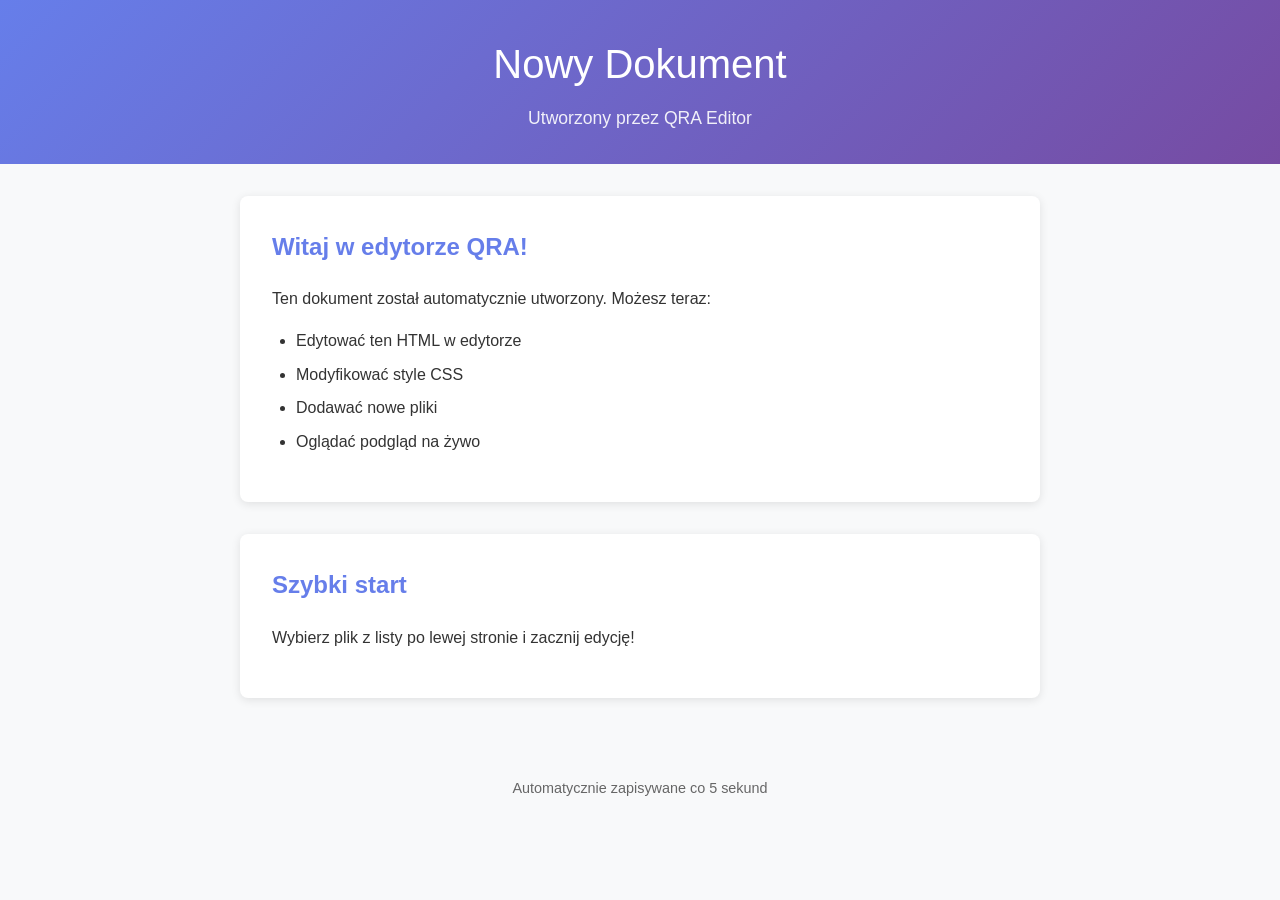
<file: qra/templates/basic/index.html>
<!DOCTYPE html>
<html lang="pl">
<head>
    <meta charset="UTF-8">
    <meta name="viewport" content="width=device-width, initial-scale=1.0">
    <title>Nowy Dokument - QRA</title>
    <link rel="stylesheet" href="styles.css">
</head>
<body>
    <header>
        <h1>Nowy Dokument</h1>
        <p class="subtitle">Utworzony przez QRA Editor</p>
    </header>

    <main>
        <section>
            <h2>Witaj w edytorze QRA!</h2>
            <p>Ten dokument został automatycznie utworzony. Możesz teraz:</p>
            <ul>
                <li>Edytować ten HTML w edytorze</li>
                <li>Modyfikować style CSS</li>
                <li>Dodawać nowe pliki</li>
                <li>Oglądać podgląd na żywo</li>
            </ul>
        </section>

        <section>
            <h2>Szybki start</h2>
            <p>Wybierz plik z listy po lewej stronie i zacznij edycję!</p>
        </section>
    </main>

    <footer>
        <p>Automatycznie zapisywane co 5 sekund</p>
    </footer>

    <script src="script.js"></script>
</body>
</html>
</file>
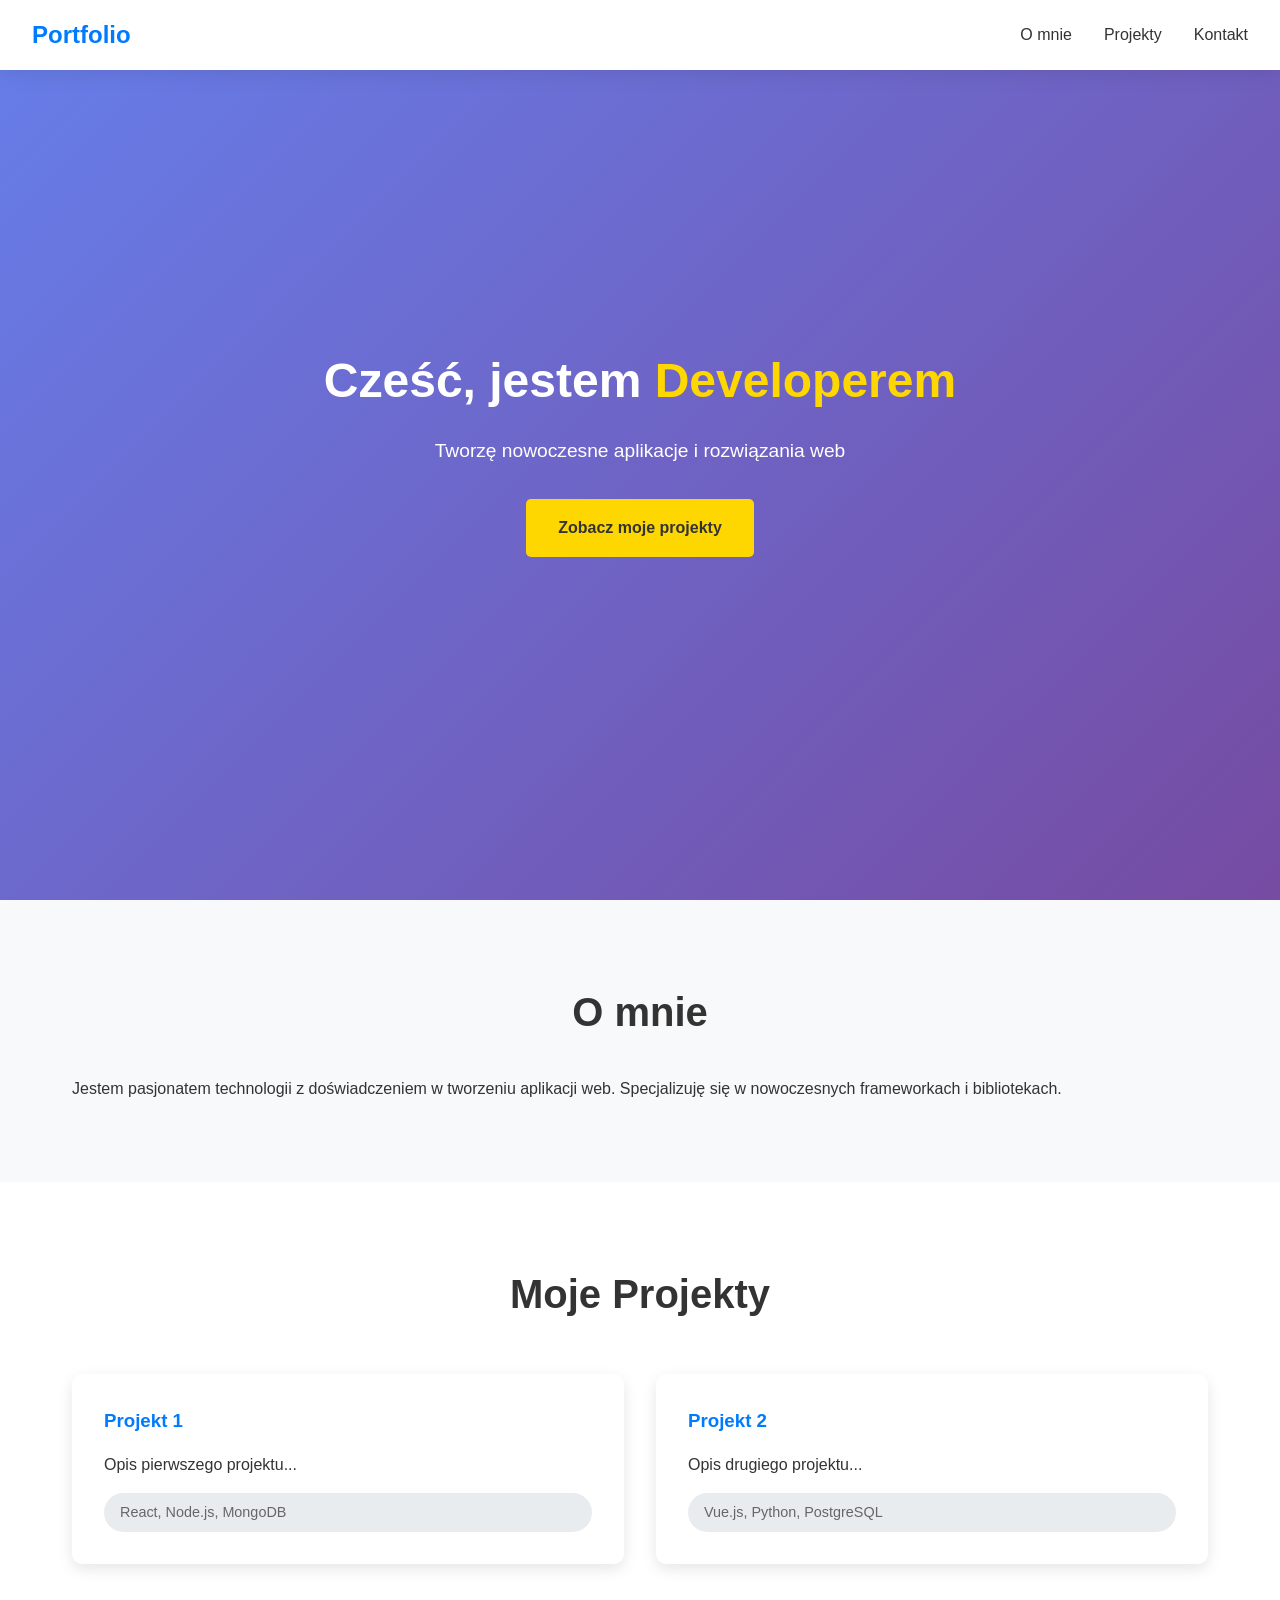
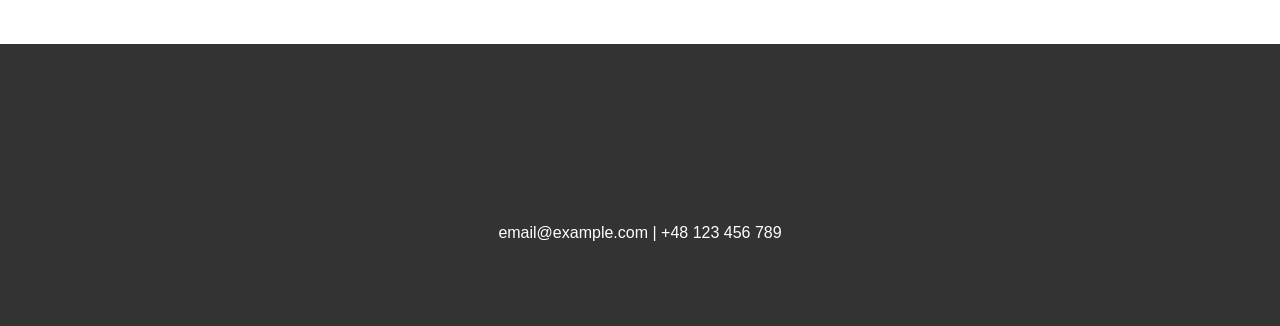
<file: qra/templates/portfolio/index.html>
<!DOCTYPE html>
<html lang="pl">
<head>
    <meta charset="UTF-8">
    <meta name="viewport" content="width=device-width, initial-scale=1.0">
    <title>Portfolio - {{ name | default('Twoje Imię') }}</title>
    <link rel="stylesheet" href="styles.css">
</head>
<body>
    <nav>
        <div class="nav-container">
            <h1 class="logo">Portfolio</h1>
            <ul class="nav-menu">
                <li><a href="#about">O mnie</a></li>
                <li><a href="#projects">Projekty</a></li>
                <li><a href="#contact">Kontakt</a></li>
            </ul>
        </div>
    </nav>

    <section class="hero">
        <div class="hero-content">
            <h1>Cześć, jestem <span class="highlight">Developerem</span></h1>
            <p>Tworzę nowoczesne aplikacje i rozwiązania web</p>
            <a href="#projects" class="cta-btn">Zobacz moje projekty</a>
        </div>
    </section>

    <section id="about" class="about">
        <div class="container">
            <h2>O mnie</h2>
            <p>Jestem pasjonatem technologii z doświadczeniem w tworzeniu aplikacji web. Specjalizuję się w nowoczesnych frameworkach i bibliotekach.</p>
        </div>
    </section>

    <section id="projects" class="projects">
        <div class="container">
            <h2>Moje Projekty</h2>
            <div class="project-grid">
                <div class="project-card">
                    <h3>Projekt 1</h3>
                    <p>Opis pierwszego projektu...</p>
                    <div class="tech-stack">React, Node.js, MongoDB</div>
                </div>
                <div class="project-card">
                    <h3>Projekt 2</h3>
                    <p>Opis drugiego projektu...</p>
                    <div class="tech-stack">Vue.js, Python, PostgreSQL</div>
                </div>
            </div>
        </div>
    </section>

    <section id="contact" class="contact">
        <div class="container">
            <h2>Kontakt</h2>
            <p>email@example.com | +48 123 456 789</p>
        </div>
    </section>

    <script src="script.js"></script>
</body>
</html>
</file>
<file: qra/templates/basic/styles.css>
/* QRA Basic Template Styles */
body {
    font-family: -apple-system, BlinkMacSystemFont, 'Segoe UI', sans-serif;
    line-height: 1.6;
    margin: 0;
    padding: 0;
    background: #f8f9fa;
    color: #333;
}

header {
    background: linear-gradient(135deg, #667eea 0%, #764ba2 100%);
    color: white;
    padding: 2rem;
    text-align: center;
}

header h1 {
    margin: 0;
    font-size: 2.5rem;
    font-weight: 300;
}

.subtitle {
    margin: 0.5rem 0 0 0;
    opacity: 0.9;
    font-size: 1.1rem;
}

main {
    max-width: 800px;
    margin: 2rem auto;
    padding: 0 2rem;
}

section {
    background: white;
    margin: 2rem 0;
    padding: 2rem;
    border-radius: 8px;
    box-shadow: 0 2px 10px rgba(0,0,0,0.1);
}

h2 {
    color: #667eea;
    margin-top: 0;
}

ul {
    padding-left: 1.5rem;
}

li {
    margin: 0.5rem 0;
}

footer {
    text-align: center;
    padding: 2rem;
    color: #666;
    font-size: 0.9rem;
}

/* Responsive */
@media (max-width: 600px) {
    main {
        margin: 1rem;
        padding: 0 1rem;
    }

    section {
        padding: 1rem;
    }

    header {
        padding: 1rem;
    }

    header h1 {
        font-size: 2rem;
    }
}
</file>
<file: qra/templates/portfolio/styles.css>
/* Portfolio Template */
* { margin: 0; padding: 0; box-sizing: border-box; }

body {
    font-family: 'Segoe UI', Tahoma, Geneva, Verdana, sans-serif;
    line-height: 1.6;
    color: #333;
}

.container { max-width: 1200px; margin: 0 auto; padding: 0 2rem; }

/* Navigation */
nav {
    background: #fff;
    box-shadow: 0 2px 20px rgba(0,0,0,0.1);
    position: fixed;
    width: 100%;
    top: 0;
    z-index: 1000;
}

.nav-container {
    display: flex;
    justify-content: space-between;
    align-items: center;
    padding: 1rem 2rem;
}

.logo { color: #007bff; }

.nav-menu {
    display: flex;
    list-style: none;
    gap: 2rem;
}

.nav-menu a {
    text-decoration: none;
    color: #333;
    font-weight: 500;
    transition: color 0.3s;
}

.nav-menu a:hover { color: #007bff; }

/* Hero Section */
.hero {
    background: linear-gradient(135deg, #667eea 0%, #764ba2 100%);
    color: white;
    height: 100vh;
    display: flex;
    align-items: center;
    justify-content: center;
    text-align: center;
}

.hero h1 { font-size: 3rem; margin-bottom: 1rem; }
.highlight { color: #ffd700; }
.hero p { font-size: 1.2rem; margin-bottom: 2rem; }

.cta-btn {
    display: inline-block;
    background: #ffd700;
    color: #333;
    padding: 1rem 2rem;
    text-decoration: none;
    border-radius: 5px;
    font-weight: bold;
    transition: transform 0.3s;
}

.cta-btn:hover { transform: translateY(-3px); }

/* Sections */
section { padding: 5rem 0; }
.about { background: #f8f9fa; }

h2 {
    font-size: 2.5rem;
    margin-bottom: 2rem;
    text-align: center;
    color: #333;
}

/* Projects */
.project-grid {
    display: grid;
    grid-template-columns: repeat(auto-fit, minmax(300px, 1fr));
    gap: 2rem;
    margin-top: 3rem;
}

.project-card {
    background: white;
    padding: 2rem;
    border-radius: 10px;
    box-shadow: 0 5px 15px rgba(0,0,0,0.1);
    transition: transform 0.3s;
}

.project-card:hover { transform: translateY(-5px); }

.project-card h3 {
    color: #007bff;
    margin-bottom: 1rem;
}

.tech-stack {
    margin-top: 1rem;
    padding: 0.5rem 1rem;
    background: #e9ecef;
    border-radius: 20px;
    font-size: 0.9rem;
    color: #666;
}

/* Contact */
.contact {
    background: #333;
    color: white;
    text-align: center;
}

/* Responsive */
@media (max-width: 768px) {
    .hero h1 { font-size: 2rem; }
    .nav-menu { flex-direction: column; gap: 1rem; }
    .project-grid { grid-template-columns: 1fr; }
}
</file>
